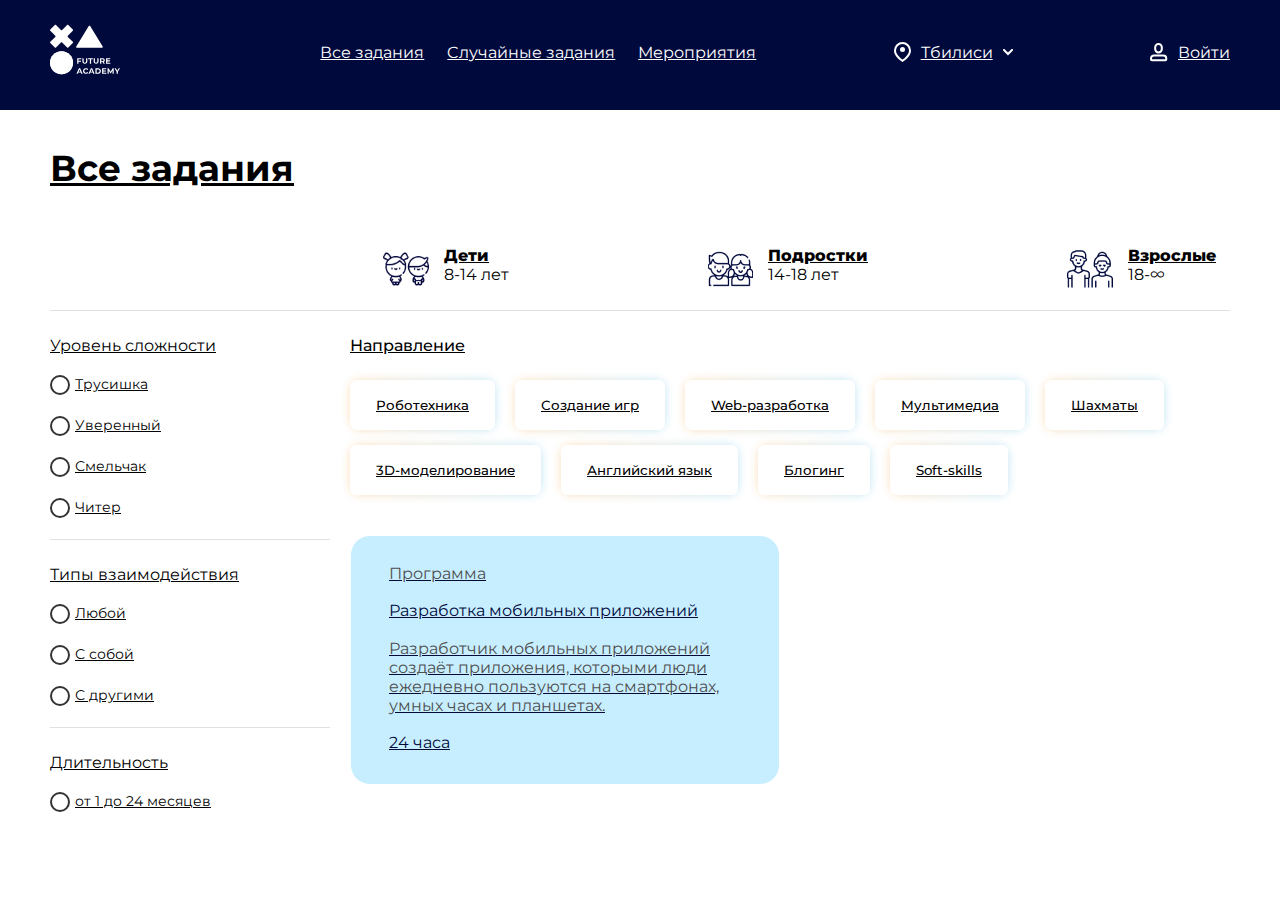
<file: index.html>
<!DOCTYPE html>
<html lang="ru">
  <head>
    <meta chartes="utf-8" />
    <link rel="stylesheet" href="styles.css" />
    <meta name="viewport" content="width=device-width, initial-scale=1.0" />
  </head>
  <body>
    <header>
      <div class="golova">
        <div class="wrapper">
          <div>
            <img class="img" src="./img/znak 1 (1).svg" />
          </div>

          <div class="spisok">
            <ul class="zadanya">
              <li><a href="#">Все задания</a></li>
              <li><a href="#">Cлучайные задания</a></li>
              <li><a href="#"> Мероприятия</a></li>
            </ul>
          </div>

          <div class="gorod">
            <img src="./img/Group 830.svg" />
            <a class="TbilisiClass" href="#">Тбилиси</a>
            <img src="./img/Vector 197.svg" />

            <div class="modalnoeOkno">
              <div class="knopkaModalnoe">
                <input
                  type="radio"
                  class="knopka2"
                  id="Barselona"
                  name="modalnoe"
                  value="1"
                /><label for="Barselona">Барселона</label>
              </div>

              <div class="knopkaModalnoe">
                <input
                  type="radio"
                  class="knopka2"
                  id="Paris"
                  name="modalnoe"
                  value="2"
                /><label for="Paris">Парыж</label>
              </div>

              <div class="knopkaModalnoe">
                <input
                  type="radio"
                  class="knopka2"
                  id="Tbilisi!"
                  name="modalnoe"
                  value="3"
                /><label for="Tbilisi!">Тбилиси!</label>
              </div>
            </div>
          </div>

          <div class="vhod">
            <img src="./img/Group 593.svg" />
            <a class="vhod2" href="#">Войти</a>
          </div>

          <div class="buter">
            <img class="img" src="./img/buterGroup 516 (1).svg" />
          </div>
        </div>
      </div>
    </header>
    <div class="wrapper">

        <div class="nachalo">
        <div class="oglavlenie">Все задания</div>

        <div class="vseTegi">
            <div class="children">
            <div class="image">
                <img src="./children.svg" />
            </div>

            <div>
                <div class="oglavlenieTegi">Дети</div>
                <div>8-14 лет</div>
            </div>
            </div>

            <div class="children">
            <div class="image">
                <img src="./children (1).png" />
            </div>

            <div>
                <div class="oglavlenieTegi">Подростки</div>
                <div>14-18 лет</div>
            </div>
            </div>

            <div class="children">
            <div class="image">
                <img src="./family.png" />
            </div>
            <div>
                <div class="oglavlenieTegi">Взрослые</div>
                <div>18-∞</div>
            </div>
            </div>
        </div>
        </div>

        <div class="kvadrat"></div>

        <div class="osnovnoe">
        <div class="levoe">
            <div class="zagalovok">Уровень сложности</div>

            <div class="urovni">
            <div class="urovenSlozhnosti">
                <input
                type="radio"
                class="knopka"
                id="Trusishka"
                name="urovenSlozhnosti"
                value="1"
                /><label for="Trusishka">Трусишка</label>
            </div>

            <div class="urovenSlozhnosti">
                <input
                type="radio"
                class="knopka"
                id="Uverenui"
                name="urovenSlozhnosti"
                value="2"
                /><label for="Uverenui">Уверенный</label>
            </div>

            <div class="urovenSlozhnosti">
                <input
                type="radio"
                class="knopka"
                id="Smelchak"
                name="urovenSlozhnosti"
                value="3"
                /><label for="Smelchak">Смельчак</label>
            </div>

            <div class="urovenSlozhnosti">
                <input
                type="radio"
                class="knopka"
                id="Chiter"
                name="urovenSlozhnosti"
                value="4"
                /><label for="Chiter">Читер</label>
            </div>

            <div class="kvadrat"></div>
            </div>

            <div>
            <div class="zagalovok">Типы взаимодействия</div>

            <div class="urovni">
                <div class="urovenSlozhnosti">
                <input
                    type="radio"
                    class="knopka"
                    id="Luboy"
                    name="urovenSlozhnosti"
                    value="1"
                /><label for="Luboy">Любой</label>
                </div>

                <div class="urovenSlozhnosti">
                <input
                    type="radio"
                    class="knopka"
                    id="sSoboy"
                    name="urovenSlozhnosti"
                    value="2"
                /><label for="sSoboy">С собой</label>
                </div>

                <div class="urovenSlozhnosti">
                <input
                    type="radio"
                    class="knopka"
                    id="sDrugimi"
                    name="urovenSlozhnosti"
                    value="3"
                /><label for="sDrugimi">С другими</label>
                </div>

                <div class="kvadrat"></div>
            </div>
            </div>

            <div class="zagalovok">Длительноcть</div>

            <div class="urovni">
            <div class="urovenSlozhnosti">
                <input
                type="radio"
                class="knopka"
                id="dlitelnost"
                name="urovenSlozhnosti"
                value="1"
                /><label for="dlitelnost">от 1 до 24 месяцев</label>
            </div>
            </div>
        </div>

        <div class="pravoe">
            <div class="Napravlenie">
            <div>Направление</div>

            <div class="tegiknopki">
                <div class="umenyazakonchilisnasvania1">
                <div class="fonKnopka"></div>
                <div class="Knopka1">
                    <button class="btn">Роботехника</button>
                </div>
                </div>

                <div class="umenyazakonchilisnasvania1">
                <div class="fonKnopka"></div>
                <div class="Knopka1">
                    <button class="btn">Создание игр</button>
                </div>
                </div>

                <div class="umenyazakonchilisnasvania1">
                <div class="fonKnopka"></div>
                <div class="Knopka1">
                    <button class="btn">Web-разработка</button>
                </div>
                </div>

                <div class="umenyazakonchilisnasvania1">
                <div class="fonKnopka"></div>
                <div class="Knopka1">
                    <button class="btn">Мультимедиа</button>
                </div>
                </div>

                <div class="umenyazakonchilisnasvania1">
                <div class="fonKnopka"></div>
                <div class="Knopka1"><button class="btn">Шахматы</button></div>
                </div>

                <div class="umenyazakonchilisnasvania1">
                <div class="fonKnopka"></div>
                <div class="Knopka1">
                    <button class="btn">3D-моделирование</button>
                </div>
                </div>

                <div class="umenyazakonchilisnasvania1">
                <div class="fonKnopka"></div>
                <div class="Knopka1">
                    <button class="btn">Английский язык</button>
                </div>
                </div>

                <div class="umenyazakonchilisnasvania1">
                <div class="fonKnopka"></div>
                <div class="Knopka1"><button class="btn">Блогинг</button></div>
                </div>

                <div class="umenyazakonchilisnasvania1">
                <div class="fonKnopka"></div>
                <div class="Knopka1">
                    <button class="btn">Soft-skills</button>
                </div>
                </div>
            </div>
            </div>

            <div class="MenayPugautEtiShtuki">
            <a href="#" class="button-style">
                <div class="programa">Программа</div>
                <div class="kartochkText">Разработка мобильных приложений</div>
                <div class="programa">
                Разработчик мобильных приложений создаёт приложения, которыми люди
                ежедневно пользуются на смартфонах, умных часах и планшетах.
                </div>
                <div class="chasy">24 часа</div>
            </a>
            </div>
        </div>
        </div>
    </div>

    <!-- <div class="modalnoeOkno"> 

            <div class="knopkaModalnoe"> 
                <input type ="radio" class="knopka2" id="Barselona" name="modalnoe" value="1"><label for="Barselona">Барселона</label>
            </div>

            <div class="knopkaModalnoe">
                <input type="radio" class="knopka2" id="Paris" name="modalnoe" value="2"><label for="Paris">Парыж</label>
            </div>

            <div class="knopkaModalnoe">
                <input type="radio" class="knopka2" id="Tbilisi!" name="modalnoe" value="3"><label for="Tbilisi!">Тбилиси!</label>
            </div> -->
  </body>
</html>
</file>
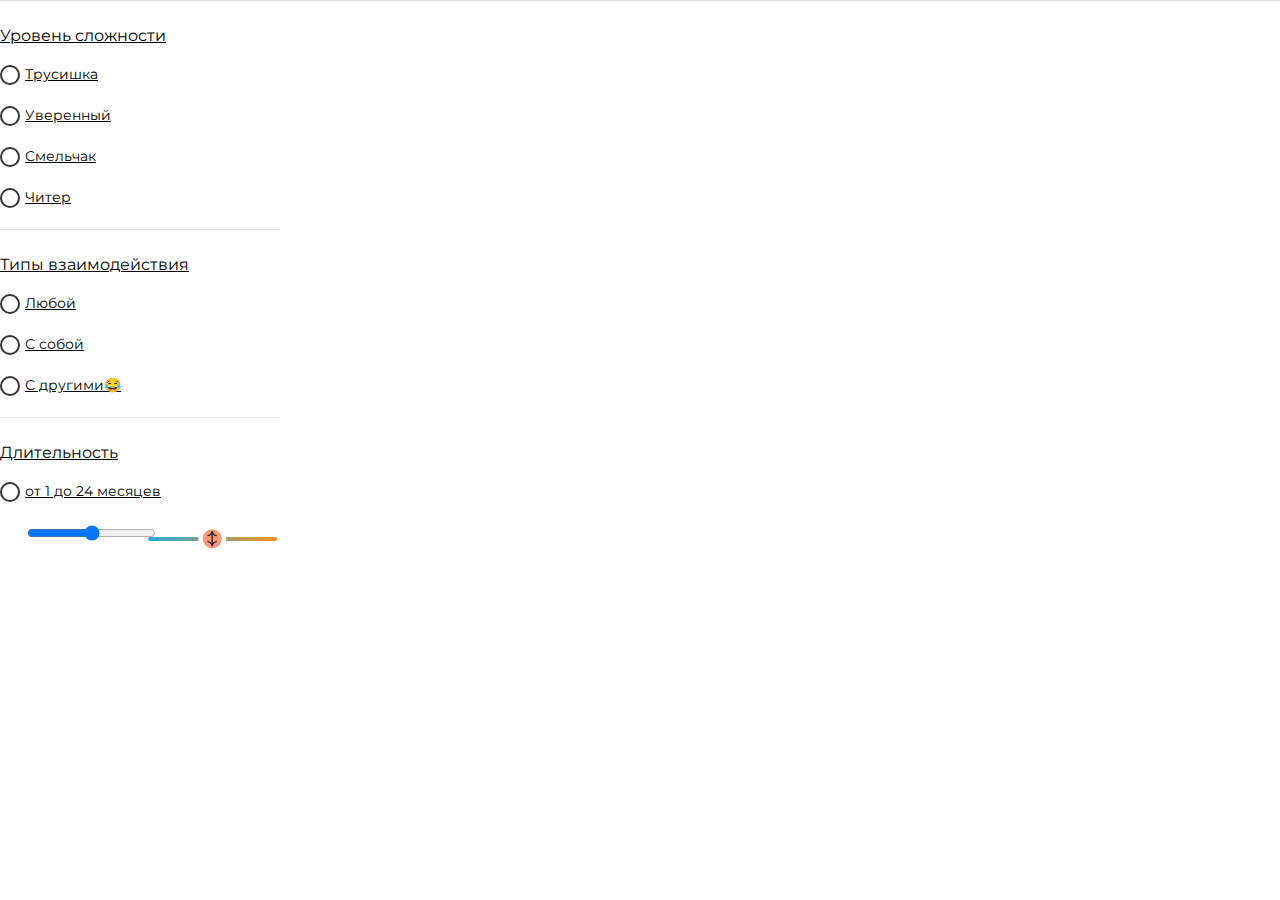
<file: gosha.html>
<!DOCTYPE html>
<html lang="ru">
    <head>
        <meta chartes="utf-8">
        <link rel="stylesheet" href="styles.css">
        <meta name="viewport" content="width=device-width, initial-scale=1.0">
    </head>

<body>
    <div>
        



            <div class="oglavlenie">
                Все задания
            </div>

            <div class="perecrut">               
                <div class ="filtruDom">
                    <div>
                        <img src="./img/Group 1097.svg" >
                        Фильтры
                    </div>

                    <div class="krestik">
                        <img src="./img/Group 1122 (1).svg">
                   </div>
                </div>
               

                    <!-- <div class="taby">
                    <ul class="tab-list">
                        <li class="tab-item active" data-tab="tab1">Таб 1</li>
                        <li class="tab-item" data-tab="tab2">Таб 2</li>
                        <li class="tab-item" data-tab="tab3">Таб 3</li>
                    </ul>
                    <div class="tab-content">
                        <div class="tab-pane active" id="tab1">Содержимое таба 1</div>
                        <div class="tab-pane" id="tab2">Содержимое таба 2</div>
                        <div class="tab-pane" id="tab3">Содержимое таба 3</div>
                    </div> -->    
            

            <div class="kvadrat">

            </div>

            <div class="filtru">

                <div class="ischezni">
                    <div class="zagalovok">
                        Уровень сложности
                    </div>

                    <div class="urovni">

                        <div class="urovenSlozhnosti"> 
                            <input type="radio" class="knopka" id="Trusishka" name="urovenSlozhnosti" value="1"><label for="Trusishka">Трусишка</label>
                        </div>

                        <div class="urovenSlozhnosti">
                            <input type="radio" class="knopka" id="Uverenui" name="urovenSlozhnosti" value="2"><label for="Uverenui">Уверенный</label>
                        </div>          

                        <div class="urovenSlozhnosti">
                            <input type="radio" class="knopka" id="Smelchak" name="urovenSlozhnosti" value="3"><label for="Smelchak">Смельчак</label>
                        </div>

                        <div class="urovenSlozhnosti">
                            <input type="radio" class="knopka" id="Chiter" name="urovenSlozhnosti" value="4"><label for="Chiter">Читер</label>
                        </div>

                        <div class="kvadrat"></div>
    
                </div>

                    <div>
                        <div class="zagalovok">
                            Типы взаимодействия
                        </div>

                        <div class="urovni">

                            <div class="urovenSlozhnosti">
                                <input type="radio" class="knopka" id="Luboy" name="urovenSlozhnosti" value="1"><label for="Luboy">Любой</label>
                            </div>

                            <div class="urovenSlozhnosti">
                                <input type="radio" class="knopka" id="sSoboy" name="urovenSlozhnosti" value="2"><label for="sSoboy">С собой</label>
                            </div>          

                            <div class="urovenSlozhnosti">
                                <input type="radio" class="knopka" id="sDrugimi" name="urovenSlozhnosti" value="3"><label for="sDrugimi">С другими😂</label>
                            </div>

                            <div class="kvadrat"></div>

                        </div>
                    </div>

                    <div class="zagalovok"> 
                        Длительноcть 
                    </div>

                    <div class="urovni">

                    <div class="urovenSlozhnosti">
                        <input type="radio" class="knopka" id="dlitelnost" name="urovenSlozhnosti" value="1"><label for="dlitelnost">от 1 до 24 месяцев</label>
                    </div>

                    <div class="urovenSlozhnosti">
                        <input type="range"><input type="range" class="polzunok">
                    </div>
                    <!-- <svg width='20' height='20' viewBox='0 0 20 20' fill='none' xmlns='http://www.w3.org/2000/svg'><circle cx='10.0068' cy='10' r='9' fill='white' stroke='url(#paint0_linear_64_7676)' stroke-width='2'/><circle cx='10.0068' cy='10' r='5' fill='url(#paint1_linear_64_7676)'/><defs><linearGradient id='paint0_linear_64_7676' x1='0.00683594' y1='10' x2='20.0068' y2='10' gradientUnits='userSpaceOnUse'><stop stop-color='#F7941D'/><stop offset='1' stop-color='#27AAE1'/></linearGradient><linearGradient id='paint1_linear_64_7676' x1='5.00684' y1='10' x2='15.0068' y2='10' gradientUnits='userSpaceOnUse'><stop ssctop-color='#F7941D'/><stop offset='1' stop-color='#27AAE1'/></linearGradient></defs></svg> -->
                </div>
            </div>  
            </div>   
    </div>
    </div>
    
    <div>
        <div>
            tegi
        </div>

        <div>
            kartochki
        </div>

    </div>

</div>
</body>
</html>
</file>
<file: styles.css>
@font-face{
    font-family: "Montserrat";
    font-style: normal;
    font-weight: 400;
    src:url(./fonts/Montserrat-Regular.ttf);
}


@font-face{
    font-family: "Montserrat";
    font-style: normal;
    font-weight: 500;
    src:url(./fonts/Montserrat-Medium.ttf);
}

@font-face{
    font-family: "Montserrat";
    font-style: normal;
    font-weight: 700;
    src:url(./Montserrat/static/Montserrat-ExtraBold.ttf)
}
 
@font-face{
    font-family: "Montserrat";
    font-style: normal;
    font-weight: 900;
    src:url(./fonts/Montserrat-Bold.ttf);
}

*, *::after, *::before  {
    box-sizing: border-box;
}

body{
    font-family: Montserrat;
    margin: 0px;
}


.oglavlenie{
    font-size: 36px;
    text-decoration: underline;
    font-family: Montserrat;
    font-weight: 900;

}

.wrapper{
    max-width: 1180px;
    margin: 0 auto;
}
.zagalovok{
    font-size: 16px;
    text-decoration: underline;
    margin: 0px;
    padding-bottom: 20px;
    padding-top: 25px;
}

.urovni{
    font-size: 14px;
    text-decoration: underline ;
    width: 280px;
}

.kvadrat{
    height:1px;
    background-color:#E0E0E0;
    display:block;

}


.urovenSlozhnosti{
    margin-bottom: 23px;
    cursor:pointer;
    display: block;
    position: relative;
    padding-left: 25px;
}

.urovenSlozhnosti label{
    cursor: pointer;
}

.urovenSlozhnosti label::before{
    /*кругляшок*/
    content:"";
    display: none;
    width: 10px;
    height: 10px;
    border-radius: 50%;
    position:absolute;
    top: 5px;
    left: 5px;
    background-image:linear-gradient(90deg, #F7941D 0%, #27AAE1 100%);
    /* box-sizing: content-box;  */
}


.urovenSlozhnosti label::after{
    /*рамка*/
    content: "";
    display: block;
    width: 20px;
    height: 20px;
    position: absolute;
    border-radius: 50%;
    border: 2px solid #333333;
    top: 0px;
    left: 0px;
    /* box-sizing: content-box; */
} 

.urovenSlozhnosti input:checked ~ label::before{
display: block;
}

.urovenSlozhnosti input:checked ~ label::after{
    border: 2px solid #F7941D ;
}

.urovenSlozhnosti input:checked ~ label{
    font-family: Montserrat;
    font-weight: 500;
}



.polzunok{
    transform: rotateY(180deg);
    margin:-10px;
    appearance: none;
    background-image: linear-gradient(90deg, #F7941D 0%, #27AAE1 100%);
    height: 4px;
    border-radius: 5px;
    
}

.knopka{
    display: none;
}

.filtruDom{
background-color: #F2F2F2;
height: 51px;
display: flex;
font-weight:bold;
padding-top: 17px;
padding-left: 10px;
justify-content: space-between;
}



/* ::-webkit-slider-thumb */


.polzunok::-webkit-slider-thumb{
    /* background-image: linear-gradient(90deg, #F7941D 0%, #27AAE1 100%);
    border: 2.5px solid white ;
    box-shadow: 0px 0px 0px 2.5px black;
    appearance: none;
    height: 15px;
    width: 15px;

    border-radius: 50%;
     */
     -webkit-appearance: none;
     appearance: none;
     width: 40px;
     height: 40px;
     border: 0;
     background: url("data:image/svg+xml,<svg width='40' height='40' viewBox='0 0 63 63' fill='none' xmlns='http://www.w3.org/2000/svg'><rect x='5.05025' y='31.2134' width='37' height='37' rx='18.5' transform='rotate(-45 5.05025 31.2134)' fill='%23FF9675' stroke='white' stroke-width='7'/><path d='M31.3357 40.8633L31.3357 22.0019' stroke='%231D1D1D' stroke-width='2' stroke-miterlimit='10'/><path d='M38.67 26.334C32.3829 26.334 31.335 18.999 31.335 18.999C31.335 18.999 30.2871 26.334 24 26.334' stroke='%231D1D1D' stroke-width='2' stroke-miterlimit='10' stroke-linejoin='bevel'/><path d='M38.67 35.5283C32.3829 35.5283 31.335 42.8633 31.335 42.8633C31.335 42.8633 30.2871 35.5283 24 35.5283' stroke='%231D1D1D' stroke-width='2' stroke-miterlimit='10' stroke-linejoin='bevel'/></svg>");
     cursor: pointer;
      

}



@media (min-width: 900px) {
   .filtruDom{
    display: none;
   }
    }


.perecrut{
    position: fixed;
    top: 0px;
    left: 0px;
    width:100%;
    background-color: #fff;
}

.krestik{
    padding-right: 10px;

}



.golova{
    background-color: #00093C;
    height: 110px;

    width: 100%;
    
    color: #fff;
    font-family: "Montserrat";
    font-style: normal;
    font-weight: 500px;
}

.golova .wrapper {
    display: flex;
    /* padding: 20px;   */
    align-items: center;
    justify-content: space-between;
}

.zadanya{
    display: flex;
    list-style-type: none;
    justify-content: space-between;
}

li{
    display: inline-flex;
    padding-left: 23px;
}


.img{
    height: 100px;
    width: 70px;
}

a{
    position: relative;
    color: #fff;
    width: fit-content;
    display: inline-block;
}


a::after{
    content: "";
    width: 100%;
    display: none;
    height: 4px;
    background-color: #e41616;
    position: absolute;
    top: 61px;
    left: 0px;
    transform: 0.3s;
}

a:hover::after{
  display: inline;  
}

 .gorod:hover .modalnoeOkno{
    display: inline-block;
    
}

.gorod{
    display: flex;
    align-items: center;
    position: relative;
    height: 100%;
    cursor: pointer;
}

.TbilisiClass{
margin: 0 10px 0 10px;
}

.vhod2{
    margin-left: 10px;
}

.vhod{
    display: flex;
    align-items: center;
}

@media (min-width: 900px){
    .buter{
     display: none;
    }
}


@media (max-width: 900px){
    .spisok{
        display: none;
    }
}

@media (max-width: 900px){
    .gorod{
        display: none;
    }
}

@media (max-width: 900px){
    .vhod{
        display: none;
    }
}



.vseTegi{
    display:flex;
    justify-content: space-between;
     width: 100%;
     padding: 14px;
    align-items: flex-end;
    cursor: pointer;

}

.oglavlenieTegi{
    font-family: "Montserrat";
    font-style: normal;
    font-weight: 700;
    text-decoration: underline;

}

.oglavlenie{
padding-bottom: 120px;
display: inline-block;
white-space: nowrap; 
margin-top: 36px;
margin-right: 75px;
}

.nachalo{
display: flex;
margin: 0px;
}

.children{
  display: flex;
  flex-wrap: nowrap;
  position: relative;
}

.image{
    margin-right:15px;
}


.children::after{
    content: "";
    width: 100%;
    display: none;
    height: 4px;
    background-image: linear-gradient(90deg, #F7941D 0%, #27AAE1 100%);
    transform: 0.3s;
    position: absolute;
    left: 0px;
    bottom: -14px;
}

.children:hover::after{
    display: inline ; 
}

.Napravlenie{
    font-family: "Montserrat";
    font-style: normal;
    font-weight: 500;
    text-decoration: underline;
    display: flex;
	flex-direction:row;
	flex-wrap: wrap;
    margin: 25px 0 25px 0;
}

.fonKnopka{
background: linear-gradient(90deg, #F7941D 0%, #27AAE1 100%);
opacity: 0.3;
filter: blur(5px);
border-radius: 10px;
height: 100%;
width: 100%;
position: absolute;
z-index: -1;

}

.umenyazakonchilisnasvania1{
    position: relative;
    z-index: 0;
    margin: 0 20px 15px 0;
}



.osnovnoe{
    display: flex;
}

.tegiknopki{
    display: flex;	
    flex-wrap: wrap;
    margin:25px 0 0 0px;
    

}

.Knopka1{
    top: 0px;
    left: 0px;

}

button{
    appearance: none;
    font-family: "Montserrat";
    font-style: normal;
    font-weight: 500;

}

.btn {
	display: inline-block;	
	padding: 0 25px;
	margin: 0px;
	outline: none;
	border: 1px solid #fff;
	border-radius: 6px;
	height: 50px;
	background-color: #fff;
    cursor: pointer;
	user-select: none;
	touch-action: manipulation;  
	vertical-align: top;
	transition: 0.3s;
    text-decoration: underline;
}

.btn:hover {
	transition: 0.3s;
	box-shadow: 0 7px 14px rgba(144, 77, 65, 0.1), 0 3px 6px rgb(235, 228, 228);
}
.btn:active {
	background-color: #9209090c;
}
.btn:disabled {
	background-color: #120000;
	border-color: #cf1515;
	cursor: not-allowed;
}



.MenayPugautEtiShtuki{
    width: 430px;
    height: 250px;
    display: flex;
}

.button-style{
    background-color: #C7EEFF;
    color: #00093C;
    display:flex;
    flex-direction: column;
    justify-content: space-between;
    padding: 28px 28px 32px 38px;
    border: 1px solid #fff;
	border-radius: 20px;
    transition: box-shadow 0.3s;
    outline: none;

}


 .chasy{
    display: flex;
   align-items:end; 
 }

.button-style:hover::after{
    display: none;  
  }

  .programa{
    font-family: "Montserrat";
    font-style: normal;
    font-weight: 400;
    color: #4F4F4F;
  }

  .kartochkiText{
    font-family: "Montserrat";
    font-style: normal;
    font-weight: 500;
   color: #00093C;
  }
    
  .modalnoeOkno{
    background-color:#F6F7F9;
    display: none;
    border-radius: 10px;
    box-shadow: 0px 4px 16px 0 #00000099;
    padding: 20px;
    position: absolute;
    right: 20%;
    bottom: 50px;
    width: 226px;
    height: 140px;
    position:absolute;
    top: 65px;
   left: 0px;
  }

  

  .knopkaModalnoe{
    margin: 0 0 20px 0;
    position: relative;
  }


  .knopkaModalnoe label{
    display: flex;
    position: relative;
    cursor: pointer;
    color: #4F4F4F;
  }

  .modalnoeOkno .knopkaModalnoe:last-child {
    margin-bottom: 0;
  }


  
  .knopka2{
    width: 20px;
    height: 20px;
    border-radius: 50%;
    border: 1 solid black ;
    position: relative;
    top: 24px;
    right: 5px;
    z-index:1;
    display: none;
  }


  .knopkaModalnoe label::before{
    content: "";
    width: 20px;
    height: 20px;
    border-radius: 50%;
    border: 2px solid black ;
    display: block;
    margin: 0 10px 0 0;
  }

  .knopkaModalnoe label::after{
    content:"";
    width: 10px;
    height: 10px;
    border-radius: 50%;
    background-color: black;
    position: absolute;
    top: 5.4px;
    left: 4.4px;
    display: none;
  }


  .knopkaModalnoe input:checked ~ label::after{
    display: block;
  }

.pravoe{
    margin-left: 20px;
}
</file>
